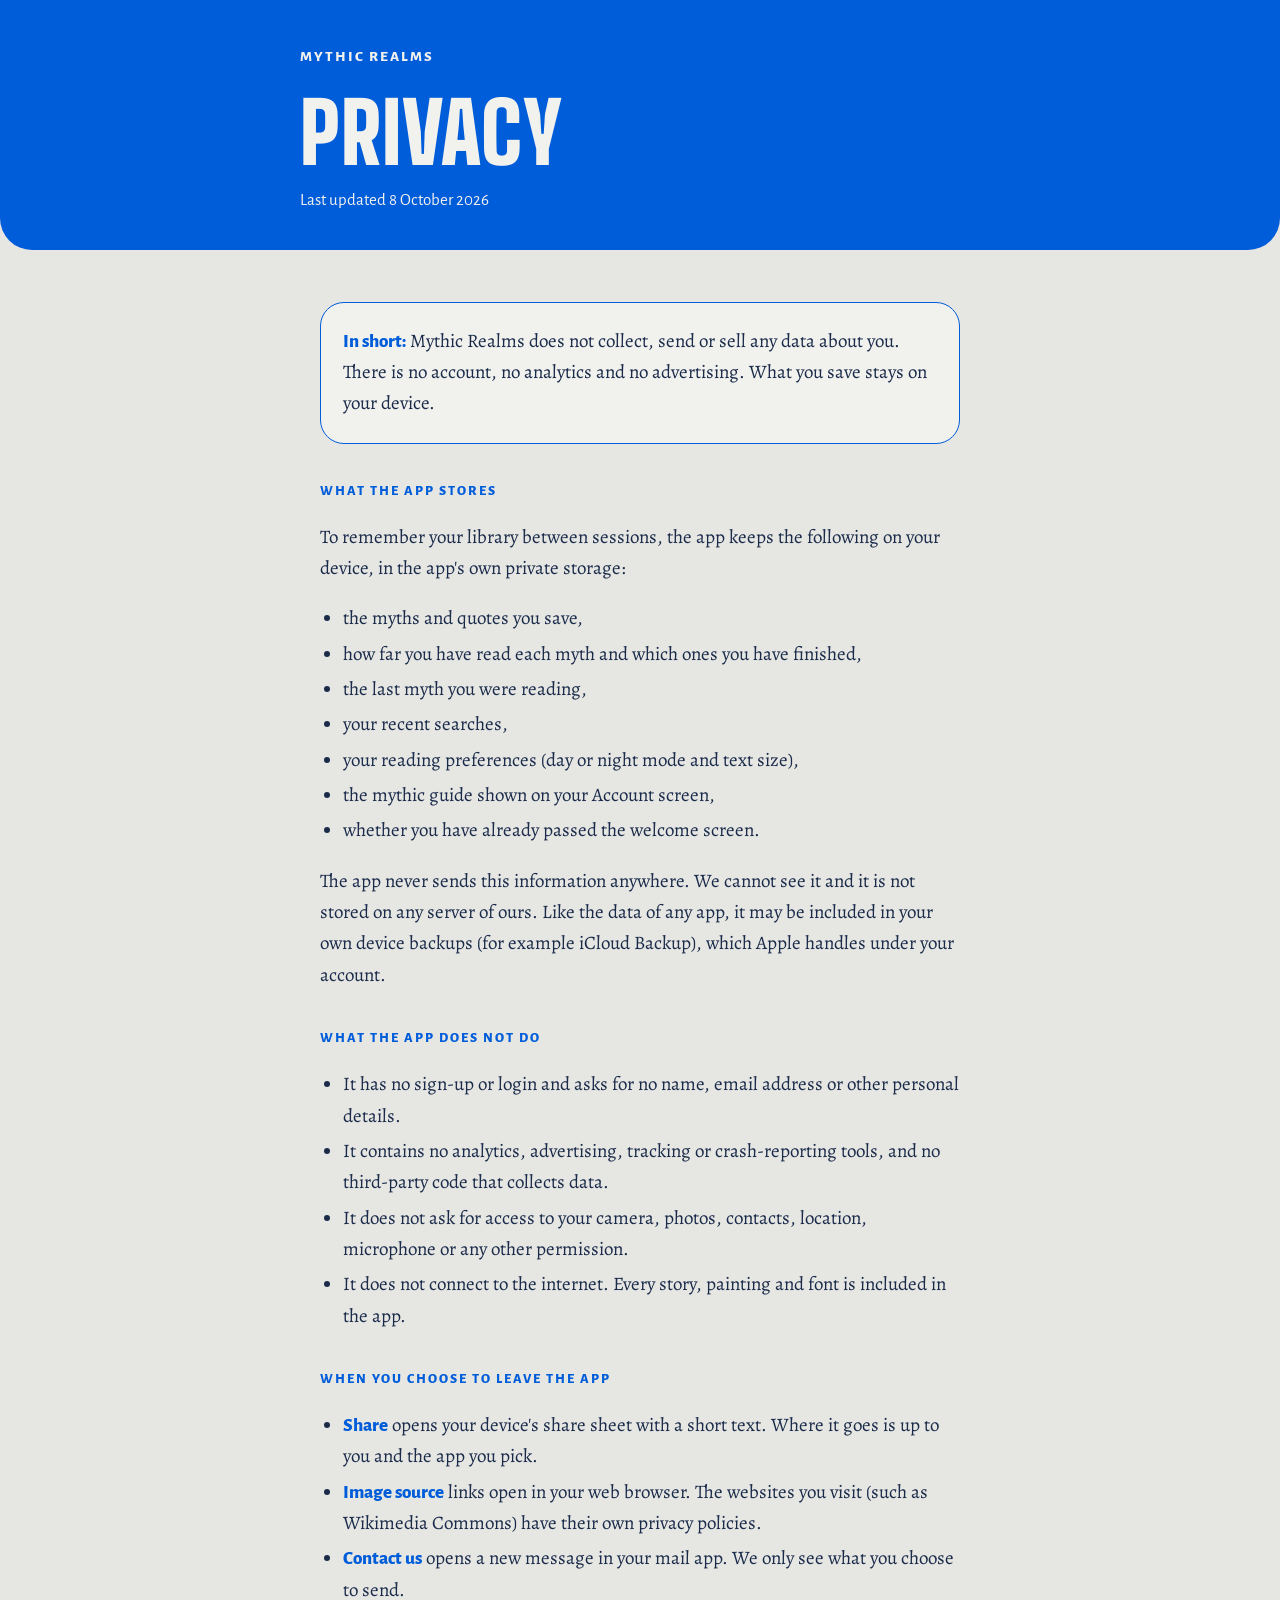
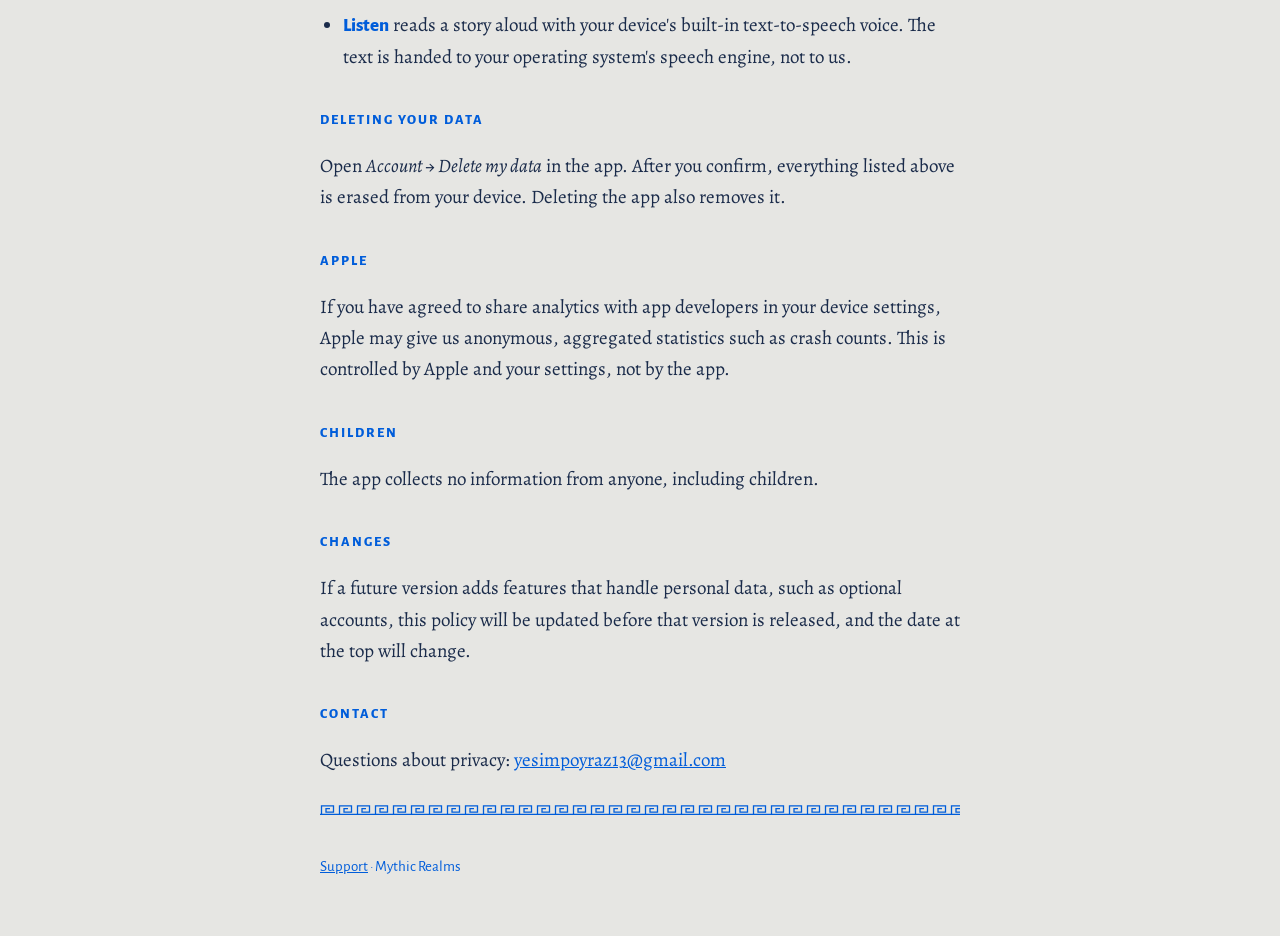
<file: privacy.html>
<!doctype html>
<html lang="en">
<head>
  <meta charset="utf-8">
  <meta name="viewport" content="width=device-width, initial-scale=1">
  <title>Privacy Policy · Mythic Realms</title>
  <meta name="description" content="Mythic Realms collects no personal data. Everything you save stays on your device.">
  <link rel="stylesheet" href="style.css">
</head>
<body>
  <!-- Generated by `npm run build:docs` from data/privacy.ts and config.ts. Do not edit. -->
  <header>
    <div class="inner">
      <a class="wordmark" href="support.html">Mythic Realms</a>
      <h1>Privacy</h1>
      <p>Last updated 8 October 2026</p>
    </div>
  </header>

  <main>
    <div class="card">
      <p><strong>In short:</strong> Mythic Realms does not collect, send or sell any data about you. There is no account, no analytics and no advertising. What you save stays on your device.</p>
    </div>

    <h2>What the app stores</h2>
    <p>To remember your library between sessions, the app keeps the following on your device, in the app's own private storage:</p>
    <ul>
      <li>the myths and quotes you save,</li>
      <li>how far you have read each myth and which ones you have finished,</li>
      <li>the last myth you were reading,</li>
      <li>your recent searches,</li>
      <li>your reading preferences (day or night mode and text size),</li>
      <li>the mythic guide shown on your Account screen,</li>
      <li>whether you have already passed the welcome screen.</li>
    </ul>
    <p>The app never sends this information anywhere. We cannot see it and it is not stored on any server of ours. Like the data of any app, it may be included in your own device backups (for example iCloud Backup), which Apple handles under your account.</p>

    <h2>What the app does not do</h2>
    <ul>
      <li>It has no sign-up or login and asks for no name, email address or other personal details.</li>
      <li>It contains no analytics, advertising, tracking or crash-reporting tools, and no third-party code that collects data.</li>
      <li>It does not ask for access to your camera, photos, contacts, location, microphone or any other permission.</li>
      <li>It does not connect to the internet. Every story, painting and font is included in the app.</li>
    </ul>

    <h2>When you choose to leave the app</h2>
    <ul>
      <li><strong>Share</strong> opens your device's share sheet with a short text. Where it goes is up to you and the app you pick.</li>
      <li><strong>Image source</strong> links open in your web browser. The websites you visit (such as Wikimedia Commons) have their own privacy policies.</li>
      <li><strong>Contact us</strong> opens a new message in your mail app. We only see what you choose to send.</li>
      <li><strong>Listen</strong> reads a story aloud with your device's built-in text-to-speech voice. The text is handed to your operating system's speech engine, not to us.</li>
    </ul>

    <h2>Deleting your data</h2>
    <p>Open <em>Account → Delete my data</em> in the app. After you confirm, everything listed above is erased from your device. Deleting the app also removes it.</p>

    <h2>Apple</h2>
    <p>If you have agreed to share analytics with app developers in your device settings, Apple may give us anonymous, aggregated statistics such as crash counts. This is controlled by Apple and your settings, not by the app.</p>

    <h2>Children</h2>
    <p>The app collects no information from anyone, including children.</p>

    <h2>Changes</h2>
    <p>If a future version adds features that handle personal data, such as optional accounts, this policy will be updated before that version is released, and the date at the top will change.</p>

    <h2>Contact</h2>
    <p>Questions about privacy: <a href="mailto:yesimpoyraz13@gmail.com?subject=Mythic%20Realms%20Support">yesimpoyraz13@gmail.com</a></p>

    <div class="meander" role="presentation"></div>
    <footer><a href="support.html">Support</a> · Mythic Realms</footer>
  </main>
</body>
</html>
</file>
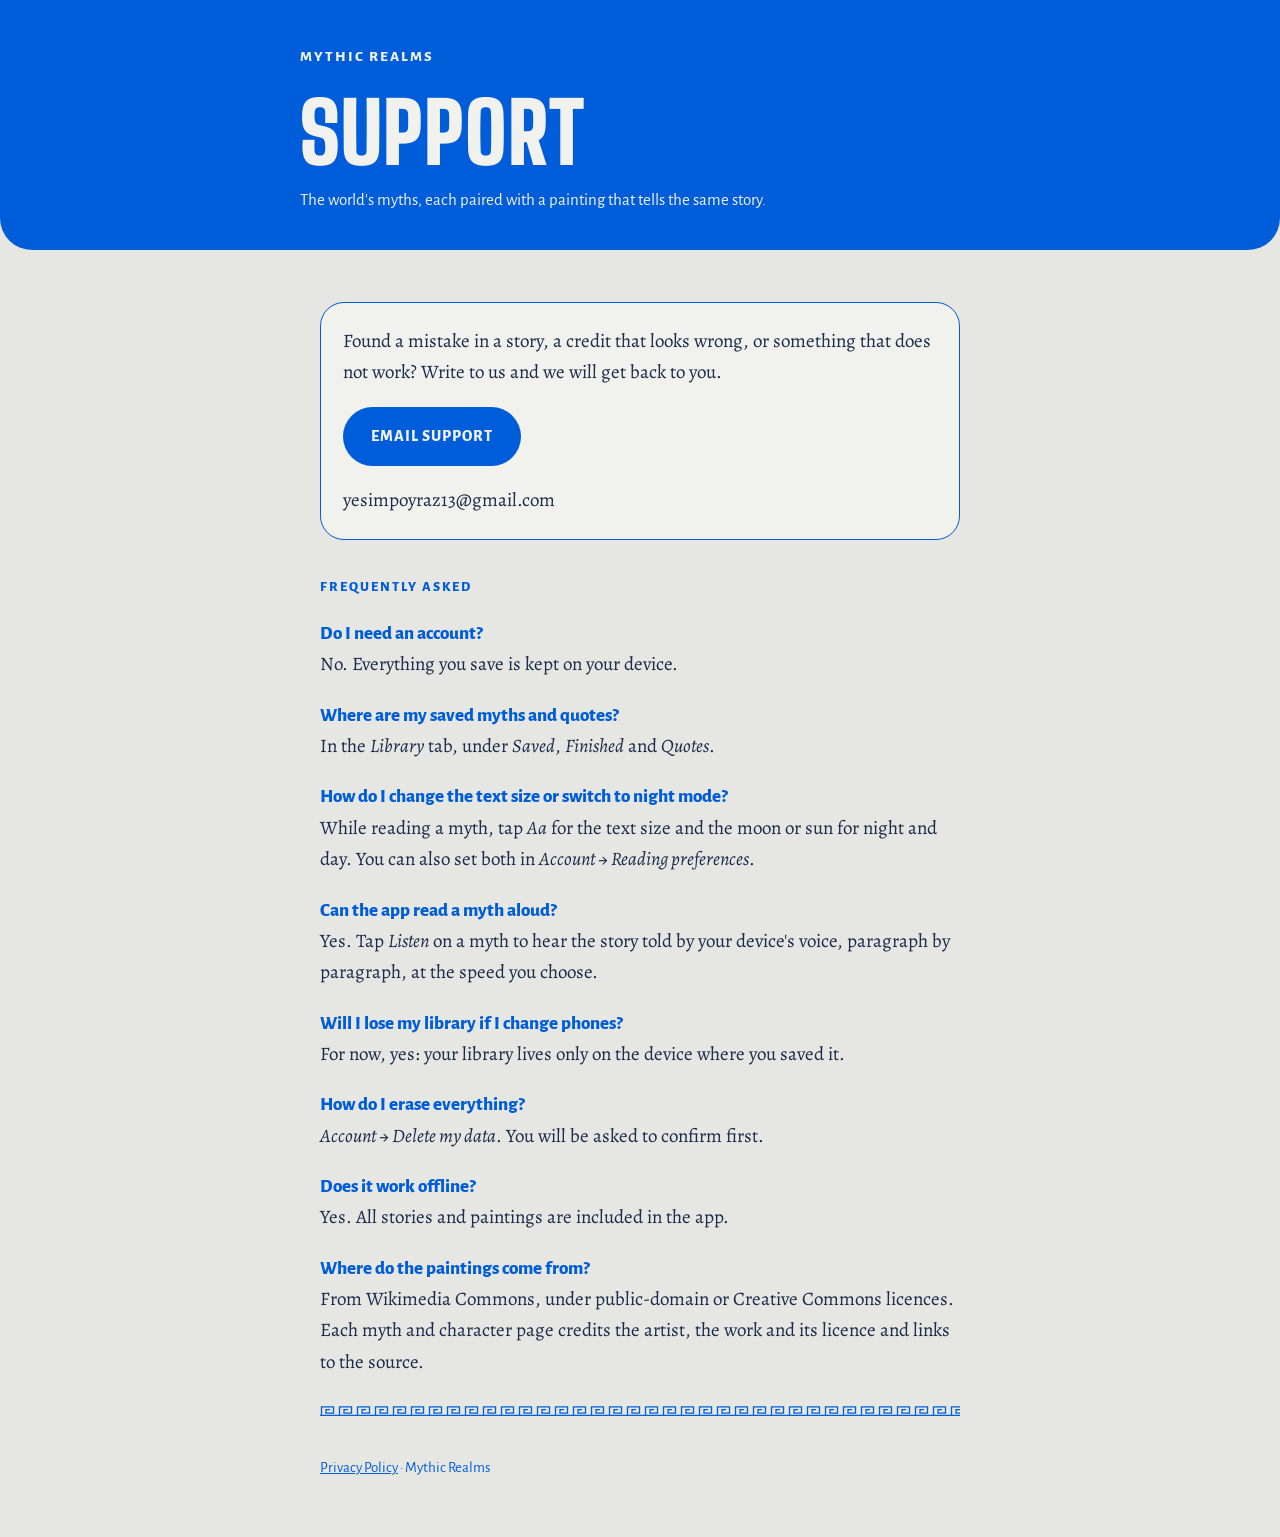
<file: support.html>
<!doctype html>
<html lang="en">
<head>
  <meta charset="utf-8">
  <meta name="viewport" content="width=device-width, initial-scale=1">
  <title>Support · Mythic Realms</title>
  <meta name="description" content="Help with Mythic Realms, the reading app for the world's myths.">
  <link rel="stylesheet" href="style.css">
</head>
<body>
  <!-- Generated by `npm run build:docs` from data/privacy.ts and config.ts. Do not edit. -->
  <header>
    <div class="inner">
      <span class="wordmark">Mythic Realms</span>
      <h1>Support</h1>
      <p>The world's myths, each paired with a painting that tells the same story.</p>
    </div>
  </header>

  <main>
    <div class="card">
      <p>Found a mistake in a story, a credit that looks wrong, or something that does not work? Write to us and we will get back to you.</p>
      <p><a class="button" href="mailto:yesimpoyraz13@gmail.com?subject=Mythic%20Realms%20Support">Email support</a></p>
      <p>yesimpoyraz13@gmail.com</p>
    </div>

    <h2>Frequently asked</h2>

    <p><strong>Do I need an account?</strong><br>
    No. Everything you save is kept on your device.</p>

    <p><strong>Where are my saved myths and quotes?</strong><br>
    In the <em>Library</em> tab, under <em>Saved</em>, <em>Finished</em> and <em>Quotes</em>.</p>

    <p><strong>How do I change the text size or switch to night mode?</strong><br>
    While reading a myth, tap <em>Aa</em> for the text size and the moon or sun for night and day. You can also set both in <em>Account → Reading preferences</em>.</p>

    <p><strong>Can the app read a myth aloud?</strong><br>
    Yes. Tap <em>Listen</em> on a myth to hear the story told by your device's voice, paragraph by paragraph, at the speed you choose.</p>

    <p><strong>Will I lose my library if I change phones?</strong><br>
    For now, yes: your library lives only on the device where you saved it.</p>

    <p><strong>How do I erase everything?</strong><br>
    <em>Account → Delete my data</em>. You will be asked to confirm first.</p>

    <p><strong>Does it work offline?</strong><br>
    Yes. All stories and paintings are included in the app.</p>

    <p><strong>Where do the paintings come from?</strong><br>
    From Wikimedia Commons, under public-domain or Creative Commons licences. Each myth and character page credits the artist, the work and its licence and links to the source.</p>

    <div class="meander" role="presentation"></div>
    <footer><a href="privacy.html">Privacy Policy</a> · Mythic Realms</footer>
  </main>
</body>
</html>
</file>
<file: style.css>
/* Mythic Realms colours and type, mirroring theme/index.ts in the app. */
@font-face { font-family: 'Big Shoulders Display'; font-weight: 900; font-display: swap; src: url('fonts/BigShouldersDisplay_900Black.ttf') format('truetype'); }
@font-face { font-family: 'Alegreya Sans'; font-weight: 400; font-display: swap; src: url('fonts/AlegreyaSans_400Regular.ttf') format('truetype'); }
@font-face { font-family: 'Alegreya Sans'; font-weight: 800; font-display: swap; src: url('fonts/AlegreyaSans_800ExtraBold.ttf') format('truetype'); }
@font-face { font-family: 'Alegreya'; font-weight: 400; font-display: swap; src: url('fonts/Alegreya_400Regular.ttf') format('truetype'); }
@font-face { font-family: 'Alegreya'; font-weight: 400; font-style: italic; font-display: swap; src: url('fonts/Alegreya_400Regular_Italic.ttf') format('truetype'); }

:root {
  --blue: #005DDA;
  --dough: #E6E6E3;
  --light: #F1F1EE;
  --body: #1A2B4A;
  --border: 1.6px;
}

* { box-sizing: border-box; }
html { -webkit-text-size-adjust: 100%; }
body {
  margin: 0;
  background: var(--dough);
  color: var(--body);
  font-family: 'Alegreya', Georgia, serif;
  font-size: 19px;
  line-height: 1.65;
}

header {
  background: var(--blue);
  color: var(--light);
  border-radius: 0 0 32px 32px;
  padding: 40px 20px 36px;
}
header .inner, main { max-width: 680px; margin: 0 auto; }
.wordmark, .eyebrow, h2, .button {
  font-family: 'Alegreya Sans', system-ui, sans-serif;
  font-weight: 800;
  text-transform: uppercase;
}
.wordmark { font-size: 15px; letter-spacing: 2px; text-decoration: none; color: inherit; }
h1, h2 { color: var(--blue); }
h1 {
  font-family: 'Big Shoulders Display', 'Arial Narrow', sans-serif;
  font-weight: 900;
  text-transform: uppercase;
  letter-spacing: 1px;
  font-size: clamp(52px, 14vw, 84px);
  line-height: 1.05; /* never below 1.05: the display face is taller than its em box */
  margin: 18px 0 8px;
  color: var(--light);
}
header p { margin: 0; font-family: 'Alegreya Sans', system-ui, sans-serif; font-size: 17px; }

main { padding: 28px 20px 56px; }
h2 { font-size: 14px; letter-spacing: 2px; margin: 36px 0 8px; }
.card {
  background: var(--light);
  border: var(--border) solid var(--blue);
  border-radius: 24px;
  padding: 4px 22px;
  margin: 24px 0;
}
a { color: var(--blue); }
ul { padding-left: 1.2em; }
li { margin: 4px 0; }
.meander {
  height: 10px;
  margin: 28px 0;
  background: url("data:image/svg+xml,%3Csvg xmlns='http://www.w3.org/2000/svg' width='18' height='10'%3E%3Cpath d='M0 9.5H18M1.5 9.5V0.8H13.5V7.2H6V3.6H10' fill='none' stroke='%23005DDA' stroke-width='1.3'/%3E%3C/svg%3E") repeat-x;
}
.button {
  display: inline-block;
  background: var(--blue);
  color: var(--light);
  text-decoration: none;
  font-size: 16px;
  letter-spacing: 1px;
  padding: 16px 28px;
  border-radius: 999px;
}
footer { font-family: 'Alegreya Sans', system-ui, sans-serif; font-size: 15px; color: var(--blue); padding-top: 12px; }
strong { font-family: 'Alegreya Sans', system-ui, sans-serif; font-weight: 800; color: var(--blue); }
</file>
